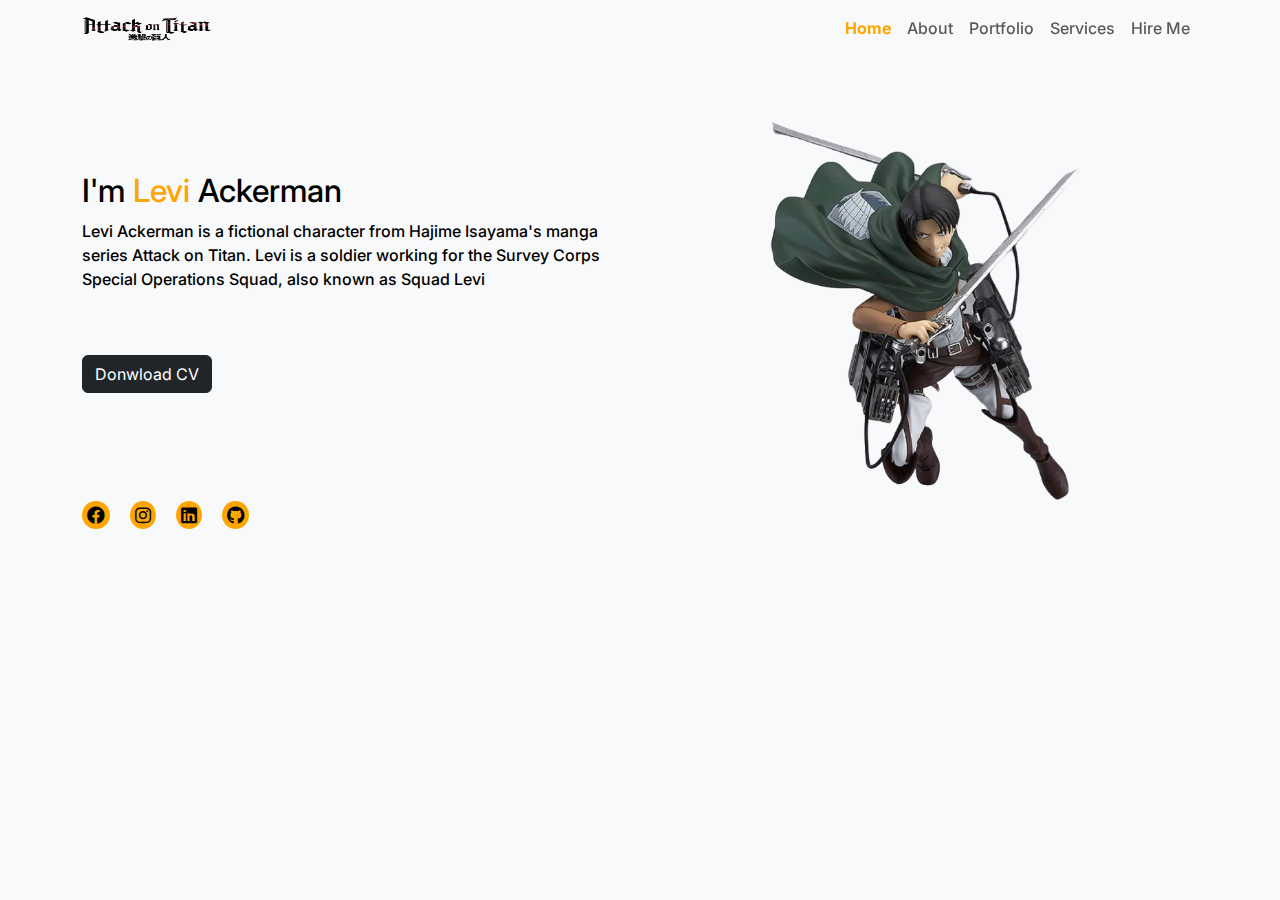
<file: index.html>
<!doctype html>
<html lang="en">
  <head>
    <meta charset="utf-8">
    <meta name="viewport" content="width=device-width, initial-scale=1">
    <title>Bootstrap demo</title>
    <!-- FontAwesome -->
    <link href="https://cdnjs.cloudflare.com/ajax/libs/font-awesome/6.0.0-beta3/css/all.min.css" rel="stylesheet">
    <!-- Bootstrap Css -->
   <link href="https://cdn.jsdelivr.net/npm/bootstrap@5.3.3/dist/css/bootstrap.min.css" rel="stylesheet" integrity="sha384-QWTKZyjpPEjISv5WaRU9OFeRpok6YctnYmDr5pNlyT2bRjXh0JMhjY6hW+ALEwIH" crossorigin="anonymous">
    <!-- My Css -->
    <link rel="stylesheet" type="text/css" href="asset/styles.css">
  </head>
  <body class="bg-light text-black">
    <!-- Navbar Start -->
    <nav class="navbar fixed-top navbar-expand-lg bg-body-light">
  <div class="container-md">
    <img src="img/nav.png" alt="Bootstrap" width="130" height="24">
    <button class="navbar-toggler" type="button" data-bs-toggle="collapse" data-bs-target="#navbarTogglerDemo01" aria-controls="navbarTogglerDemo01" aria-expanded="false" aria-label="Toggle navigation">
      <span class="navbar-toggler-icon"></span>
    </button>
    <div class="collapse navbar-collapse" id="navbarTogglerDemo01">
      <ul class="navbar-nav ms-auto mb-2 mb-lg-0">
        <li class="nav-item">
          <a class="nav-link" aria-current="page" href="#">Home</a>
        </li>
        <li class="nav-item">
          <a class="nav-link" href="#">About</a>
        </li>
        <li class="nav-item">
          <a class="nav-link" href="#">Portfolio</a>
        </li>
        <li class="nav-item">
          <a class="nav-link" href="#">Services</a>
        </li>
        <li class="nav-item">
          <a class="nav-link" href="#">Hire Me</a>
        </li>
      </ul>
      <hr>
    </div>
  </div>
</nav>
    <!-- Nav,bar Akhir -->
    <!-- Modul -->
    <section id="home">
      <div class="container mt-5">
        <div class="row align-items-center">
          <div class="col-md-6 mt-3">
            <h2>I'm <a class="custom-text">Levi</a> Ackerman</h2>
            <p>Levi Ackerman is a fictional character from Hajime Isayama's manga series Attack on Titan. Levi is a soldier working for the Survey Corps Special Operations Squad, also known as Squad Levi</p>
            <button class="btn btn-dark mt-5 custom-btn">Donwload CV</button>
          </div>
          <div class="col-md-6 text-center mt-5">
            <img src="img/levi.png" class="img-fluid img-custom">
          </div>
          <div class="icon-container">
          <i class="fa-brands fa-facebook"></i> 
          <i class="fa-brands fa-instagram"></i>
          <i class="fa-brands fa-linkedin"></i>
          <i class="fa-brands fa-github"></i>
        </div>
        </div>
      </div>
    </section>
    <!-- Modul Akhir -->
    <script type="text/javascript" src="asset/script.js"></script>
    <script src="https://cdn.jsdelivr.net/npm/bootstrap@5.3.3/dist/js/bootstrap.bundle.min.js" integrity="sha384-YvpcrYf0tY3lHB60NNkmXc5s9fDVZLESaAA55NDzOxhy9GkcIdslK1eN7N6jIeHz" crossorigin="anonymous"></script>
  </body>
</html>
</file>
<file: asset/styles.css>
@import url('https://fonts.googleapis.com/css2?family=Inter:ital,opsz,wght@0,14..32,100..900;1,14..32,100..900&display=swap');

body{
	font-family: "Inter", sans-serif;
	font-weight: 500;
}
.img-custom {
	width: 100%; /* Gambar akan memenuhi 100% lebar kontainer */
      max-width: 310px; /* Ukuran maksimum gambar */
      height: auto;
      margin-top: 25px;
}
.navbar-nav {
      position: relative;
    }

    .navbar-nav .nav-link {
      text-decoration: none;
      padding-bottom: 10px; /* Memberikan ruang agar garis lebih jelas terlihat */
    }

    /* Garis horizontal */
    .navbar-nav hr {
      position: absolute;
      bottom: 0;
      left: 0;
      width: 0;
      height: 2px;
      background-color: #007bff; /* Warna garis */
      border: none;
      transition: width 0.3s ease, left 0.3s ease;
    }
    /* Menambahkan efek underline ketika link aktif */
.navbar-nav .nav-link.active {
      font-weight: bold;
      color: orange;
 }
 .custom-text {
 	text-decoration: none;
 	color: orange;
 	font-weight: 200px;
 }
  /* Membuat container untuk ikon-ikon sejajar */
    .icon-container {
      display: flex;
      justify-content: left; /* Menyelaraskan ikon secara horizontal di tengah */
      align-items: center;     /* Menyelaraskan ikon secara vertikal */
      gap: 20px;               /* Memberi jarak antar ikon */
    }

    .icon-container i {
      display: inline-block;
      font-size: 18px; /* Ukuran ikon */
      background-color: orange; /* Warna latar belakang merah */
      color: none; /* Warna ikon */
      padding: 5px; /* Memberikan ruang di sekitar ikon */
      border-radius: 50%; /* Membuat bentuk melingkar */
      transition: background-color 0.3s ease; /* Animasi perubahan warna */
    }
    /* Efek hover (opsional) untuk perubahan warna latar belakang */
    .icon-container i:hover {
      background-color: white;
    }
    @media (max-width: 768px) {
    	.icon-container {
    		justify-content: center
    	}
    }
</file>
